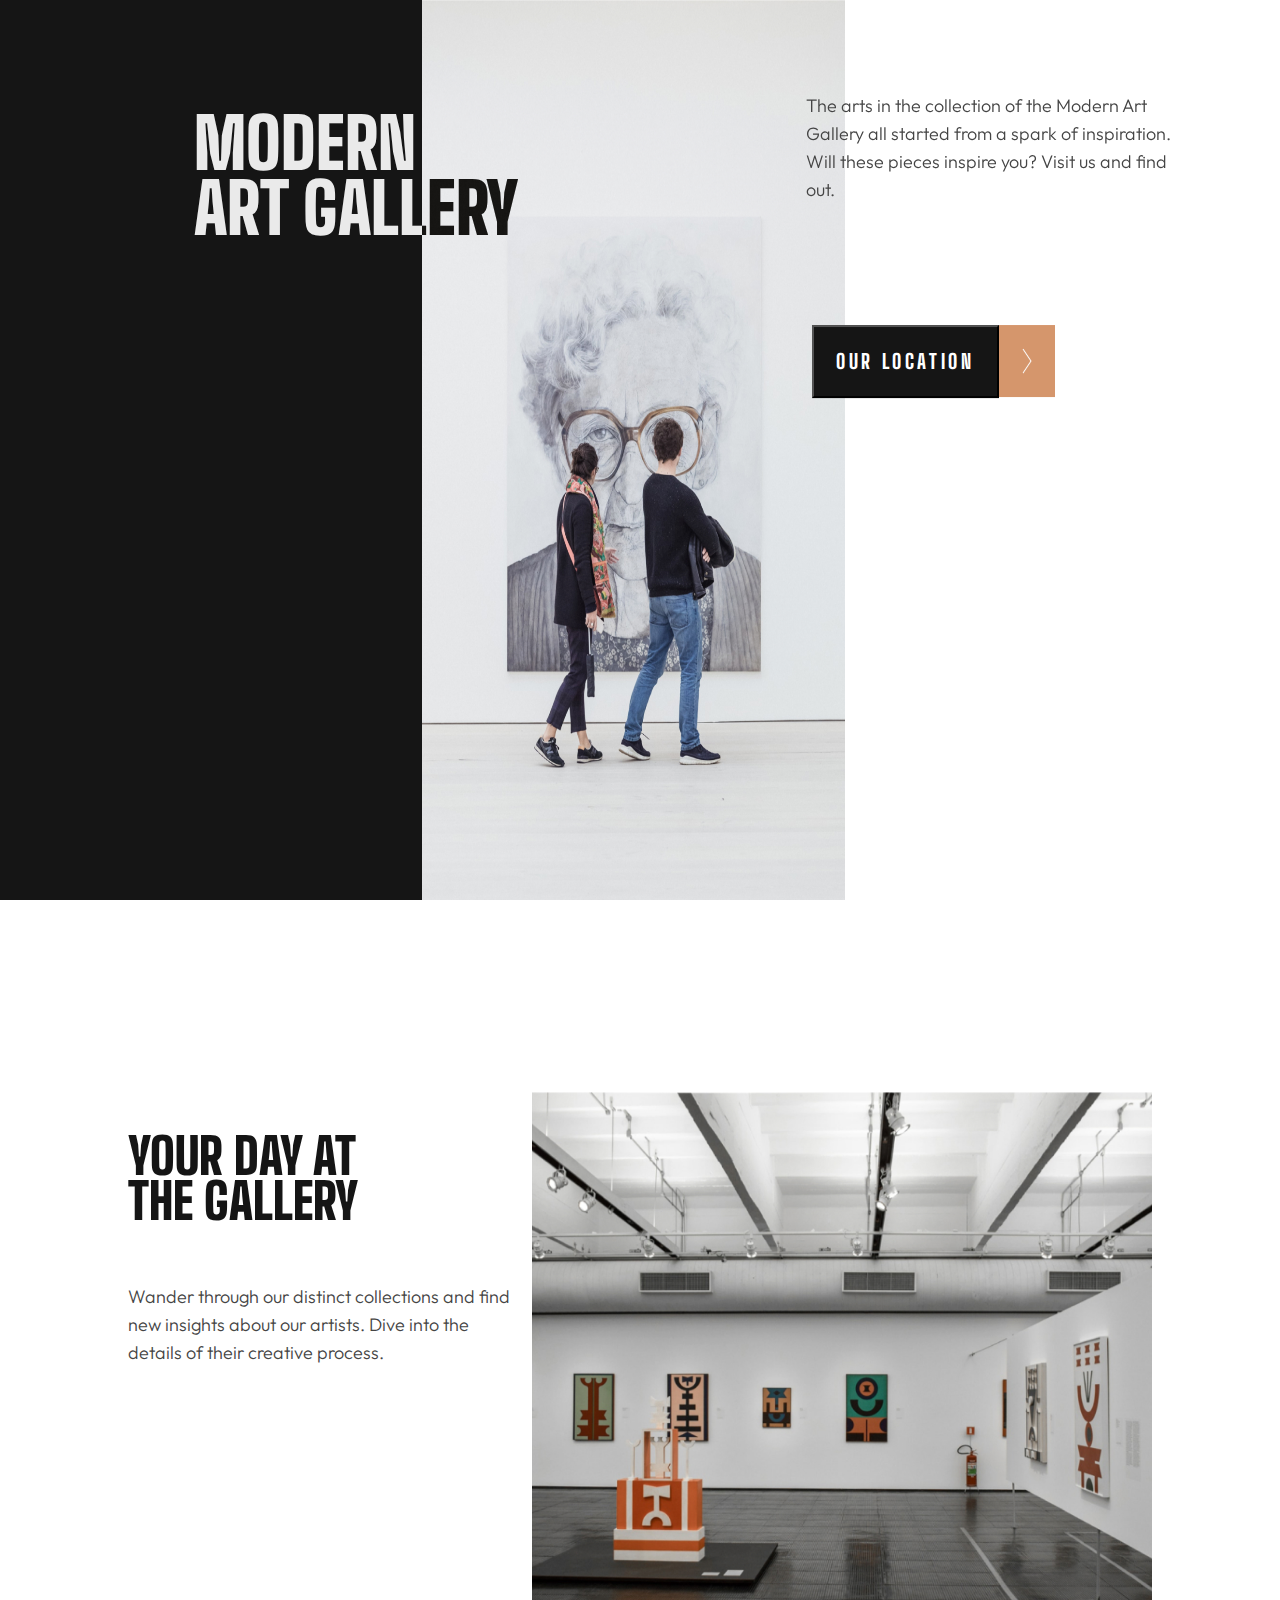
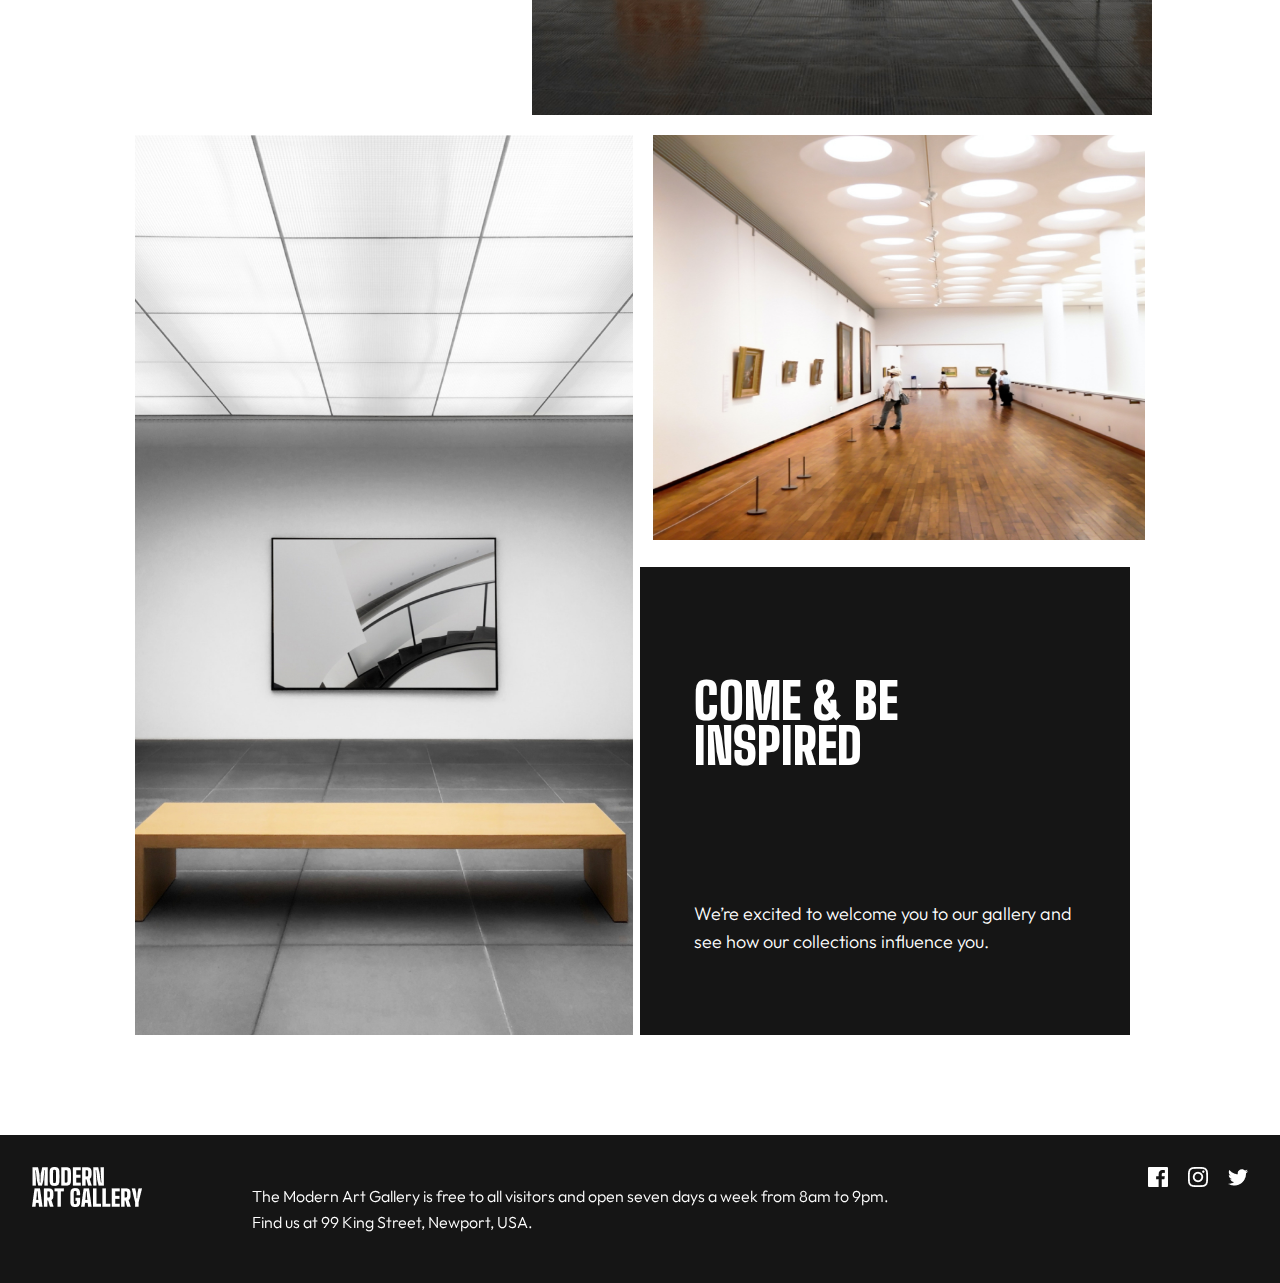
<file: index.html>
<!DOCTYPE html>
<html lang="en">
  <head>
    <meta charset="UTF-8" />
    <meta http-equiv="X-UA-Compatible" content="IE=edge" />
    <meta name="viewport" content="width=device-width, initial-scale=1.0" />
    <link rel="stylesheet" href="styles.css" />
    <title>Document</title>
  </head>
  <body>
    <div></div>
    <div class="art-gallery">
      <img class="back-fone" src="./imiges-tablet/Mask (4).png" alt="" />
      <img
        class="tablet-first"
        src="./imiges-tablet/Rectangle tablet 1.jpg"
        alt=""
      />
      <img class="mobile-first" src="./imiges-mobile/Rectangle mobile1.jpg" />
    </div>
    <nav>
      <div>
        <h1>
          <strong
            >MODERN <br />
            ART GALLERY</strong
          >
        </h1>
        <p class="info">
          The arts in the collection of the Modern Art Gallery all started from
          a spark of inspiration. Will these pieces inspire you? Visit us and
          find out.
        </p>
      </div>
      <div class="location">
        <button><a href="maps.html">OUR LOCATION</a></button>
        <img src="./logo/Group.png" alt="" />
      </div>
    </nav>

    <section>
      <div class="conteiner">
        <div class="gallery-news">
          <h2>Your Day at <br />the Gallery</h2>
          <p class="news">
            Wander through our distinct collections and find new insights about
            our artists. Dive into the details of their creative process.
          </p>
        </div>

        <img
          class="mobile-second"
          src="./imiges-mobile/Rectangle mobile 2.jpg"
          alt=""
        />

        <img
          class="mobile-third"
          src="./imiges-mobile/Rectangle mobile 3.jpg"
          alt=""
        />

        <img
          class="mobile-fourth"
          src="./imiges-mobile/Rectangle mobile 4.jpg"
          alt=""
        />
        <img
          class="tablet-second"
          src="./imiges-tablet/Rectangle tablet 2.jpg"
          alt=""
        />
        <img
          class="tablet-third"
          src="./imiges-tablet/Rectangle tablet 3.jpg"
          alt=""
        />
        <img
          class="tablet-fourth"
          src="./imiges-tablet/Rectangle tablet 4.jpg"
          alt=""
        />
        <img class="desktop-second" src="./desktop/Rectangle 2.jpg" alt="" />
        <img class="desktop-third" src="./desktop/Rectangle  3.jpg" alt="" />
        <img class="desktop-fourth" src="./desktop/Rectangle  4.png" alt="" />
        <div class="gallery-text">
          <h3>
            COME & BE <br />
            INSPIRED
          </h3>
          <p class="text">
            We’re excited to welcome you to our gallery and see how our
            collections influence you.
          </p>
        </div>
      </div>
    </section>
    <footer>
      <div>
        <img class="logo" src="./logo/MODERNARTGALLERY.png" alt="logo" />
      </div>
      <p class="open-days">
        The Modern Art Gallery is free to all visitors and open seven days a
        week from 8am to 9pm. Find us at 99 King Street, Newport, USA.
      </p>
      <div><img class="app-logo" src="./logo/Group 9.png" alt="" /></div>
    </footer>
  </body>
</html>
</file>
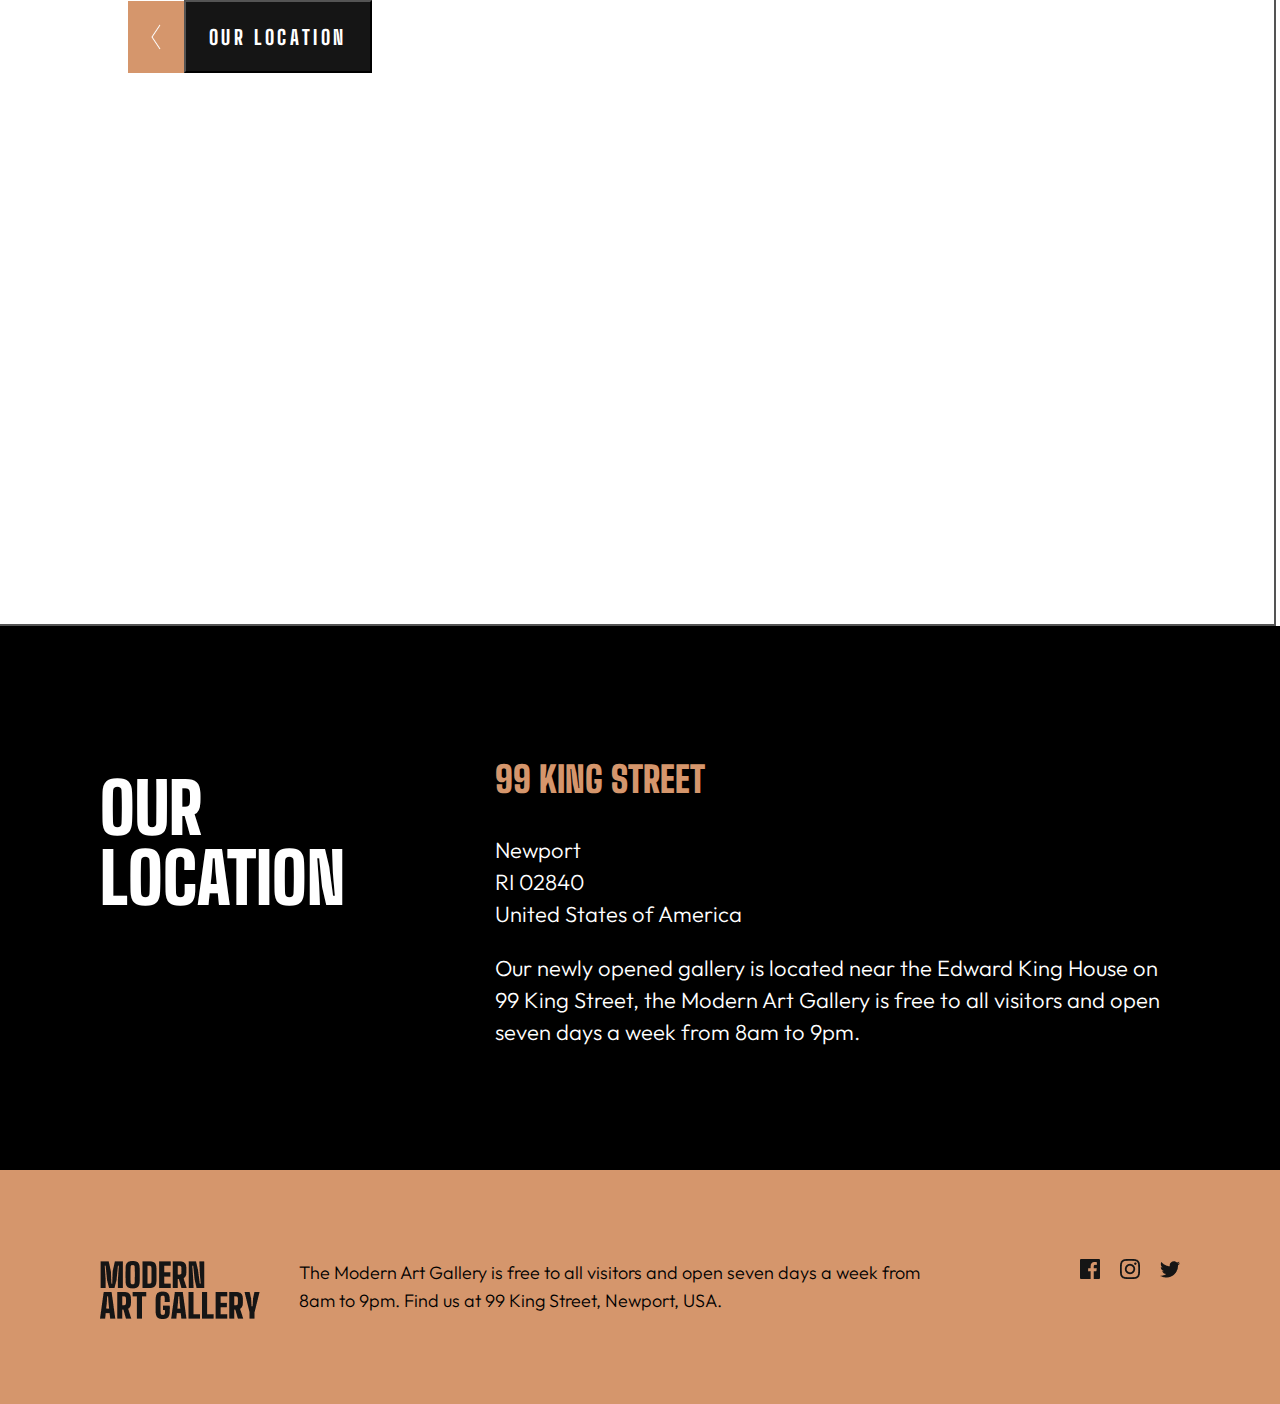
<file: maps.html>
<!DOCTYPE html>
<html lang="en">
  <head>
    <meta charset="UTF-8" />
    <meta http-equiv="X-UA-Compatible" content="IE=edge" />
    <meta name="viewport" content="width=device-width, initial-scale=1.0" />
    <link rel="stylesheet" href="style.css" />
    <title>Maps</title>
  </head>
  <body>
    <nav>
      <div class="location">
        <img src="./map-img/Group (1).png" alt="" />
        <button><a href="index.html">OUR LOCATION</a></button>
      </div>
      <iframe
        class="maps"
        src="https://www.google.com/maps/embed?pb=!1m10!1m8!1m3!1d47823.193122215445!2d-71.3264046!3d41.483693!3m2!1i1024!2i768!4f13.1!5e0!3m2!1sen!2sus!4v1676594966881!5m2!1sen!2sus"
        allowfullscreen=""
        loading="lazy"
        referrerpolicy="no-referrer-when-downgrade"
      ></iframe>
    </nav>

    <div class="info">
      <h1>OUR LOCATION</h1>

      <div class="info-text">
        <h3>99 King Street</h3>

        <p class="text">
          Newport <br />
          RI 02840 <br />
          United States of America
        </p>
        <p class="text">
          Our newly opened gallery is located near the Edward King House on 99
          King Street, the Modern Art Gallery is free to all visitors and open
          seven days a week from 8am to 9pm.
        </p>
      </div>
    </div>

    <footer>
      <div>
        <img class="logo" src="./map-img/MODERNARTGALLERY.png" alt="logo" />
      </div>
      <p class="open-days">
        The Modern Art Gallery is free to all visitors and open seven days a
        week from 8am to 9pm. Find us at 99 King Street, Newport, USA.
      </p>
      <div>
        <img class="app-logo" src="./map-img/fb inst twit.png" alt="" />
      </div>
    </footer>
  </body>
</html>
</file>
<file: styles.css>
@import url("https://fonts.googleapis.com/css2?family=Big+Shoulders+Display:wght@300;400;600;700&display=swap");
@import url("https://fonts.googleapis.com/css2?family=Outfit:wght@300;400&display=swap");

* {
  font-style: normal;

  box-sizing: border-box;
}
body {
  background: #fff;
  margin: 0;
  padding: 0;
  overflow-x: hidden;
}

.mobile-first {
  max-width: 100%;
}
.tablet-first {
  display: none;
}
.back-fone {
  display: none;
}
nav {
  display: flex;
  flex-direction: column;
  align-items: start;
  justify-content: space-between;
  padding: 5%;
}
h1 {
  font-family: "Big Shoulders Display", sans-serif;

  font-style: normal;
  font-weight: 900;
  font-size: 60px;
  line-height: 55px;
  text-transform: uppercase;
}
.info {
  font-family: "Outfit", sans-serif;
  color: #444444;
  font-style: normal;
  font-weight: 300;
  font-size: 18px;
  line-height: 28px;
}
.location {
  display: flex;
  flex-direction: row;
  align-items: center;
  justify-content: center;
  padding-bottom: 70px;
}
button {
  font-family: "Big Shoulders Display";
  font-style: normal;
  font-weight: 800;
  font-size: 20px;
  line-height: 24px;
  letter-spacing: 3.63636px;
  background: #151515;
  color: #fff;
  padding: 22.5px;
}
a {
  color: #fff;
  text-decoration: none;
}
.conteiner {
  position: relative;
  display: flex;
  flex-direction: column;
  justify-content: space-between;
  align-items: center;
}
.conteiner :nth-child(1) {
  order: var(mobile-second);
}
.conteiner {
  display: flex;
}
.mobile-second {
  order: -1;
}

.gallery-news {
  display: flex;
  flex-direction: column;

  align-items: start;
  width: 90%;
  background-color: #fff;
  margin-bottom: 16px;
}
h2 {
  font-family: "Big Shoulders Display", sans-serif;
  color: #151515;
  font-style: normal;
  font-weight: 900;
  font-size: 50px;
  line-height: 45px;
  text-transform: uppercase;
}
.news {
  font-family: "Outfit", sans-serif;
  color: #444444;
  font-style: normal;
  font-weight: 300;
  font-size: 18px;
  line-height: 28px;
}

.mobile-second {
  max-width: 90%;
}
.mobile-third {
  max-width: 90%;
  padding-bottom: 16px;
}
.mobile-fourth {
  max-width: 90%;
  padding-bottom: 16px;
}
.tablet-second {
  display: none;
}
.tablet-third {
  display: none;
}
.tablet-fourth {
  display: none;
}
.desktop-second {
  display: none;
}
.desktop-third {
  display: none;
}
.desktop-fourth {
  display: none;
}
.gallery-text {
  background: #151515;
  max-width: 90%;
  display: flex;
  flex-direction: column;
  align-items: center;
  justify-content: space-between;
  padding-bottom: 16px;
}
h3 {
  font-family: "Big Shoulders Display", sans-serif;
  color: #ffffff;
  font-style: normal;
  font-weight: 900;
  font-size: 50px;
  line-height: 45px;
  text-transform: uppercase;
  padding-right: 24px;
  padding-left: 24px;
}
.text {
  font-family: "Outfit", sans-serif;
  color: #ffffff;
  font-style: normal;
  font-weight: 300;
  font-size: 18px;
  line-height: 28px;
  padding-right: 24px;
  padding-left: 24px;
}

footer {
  background: #151515;
  width: 100%;
  display: flex;
  flex-direction: column;
  justify-content: space-between;
  align-items: start;
  padding: 32px;
  margin-top: 100px;
}

.open-days {
  font-family: "Outfit", sans-serif;
  color: #ffffff;
  font-style: normal;
  font-weight: 300;
  font-size: 16px;
  line-height: 26px;
}
/*///////////////////////////////////////////////////////////////////////////////////////////////////

                                            @media (min-width: 720px) 

//////////////////////////////////////////////////////////////////////////////////////////////////////
*/
@media (min-width: 720px) {
  .mobile-first {
    display: none;
  }
  .tablet-first {
    display: block;
    width: 60%;
    height: 100vh;
    position: relative;
  }
  .back-fone {
    display: none;
  }
  nav {
    position: absolute;
    top: 0;
    right: 0;
    display: flex;
    flex-direction: column;
    align-items: start;
    justify-content: space-evenly;
    width: 50%;
  }
  h1 {
    font-size: 70px;
    line-height: 65px;
  }
  .conteiner {
    padding-top: 15%;
    display: flex;
    flex-direction: row;
    flex-wrap: wrap;
    justify-content: center;
    align-items: flex-start;
  }

  .mobile-second {
    display: none;
  }

  .gallery-news {
    max-width: 30%;
  }
  .mobile-third {
    display: none;
  }
  .mobile-fourth {
    display: none;
  }
  .tablet-second {
    display: block;
    max-width: 50%;
    margin-bottom: 20px;
    padding-left: 20px;
  }
  .tablet-third {
    display: block;
    max-width: 40%;
    height: 100vh;
  }
  .tablet-fourth {
    display: block;
    width: 40%;
    padding-left: 20px;
    height: 45vh;
  }
  .desktop-second {
    display: none;
  }
  .desktop-third {
    display: none;
  }
  .desktop-fourth {
    display: none;
  }

  .gallery-text {
    max-width: 37.3%;
    position: absolute;
    bottom: 0;
    left: 52.5%;
    height: 50vh;
  }

  footer {
    display: flex;
    flex-direction: row;
    justify-content: space-around;
    align-items: flex-start;
  }
  .open-days {
    padding-left: 9%;
    padding-right: 19%;
  }
}
/*///////////////////////////////////////////////////////////////////////////////////////////////////

                                            @media (min-width: 1024px) 

//////////////////////////////////////////////////////////////////////////////////////////////////////
*/
@media (min-width: 1024px) {
  .back-fone {
    width: 33%;
    display: block;
    height: 100vh;
  }
  .art-gallery {
    display: flex;
    flex-direction: row;
    justify-content: start;
  }
  .tablet-first {
    width: 33%;
  }
  h1 {
    position: relative;
    transform: translateX(-99.7%);
    text-transform: uppercase;
    color: rgb(255, 255, 255);
    mix-blend-mode: difference;
  }
  .info {
    position: relative;
    transform: translateY(-175%);
    width: 75%;
    left: 20%;
  }
  .location {
    position: relative;
    transform: translateY(-65%);
    left: 21%;
  }

  .tablet-second {
    display: block;
  }
  .tablet-third {
    display: block;
  }
  .tablet-fourth {
    display: block;
  }
  .desktop-second {
    display: none;
  }
  .desktop-third {
    display: none;
  }
  .desktop-fourth {
    display: none;
  }
  .gallery-text {
    max-width: 38.3%;
    position: absolute;
    bottom: 0;
    left: 50%;
    height: 52vh;
    padding: 30px;
    flex-direction: column;
    align-items: start;
    justify-content: space-around;
  }
}
/*///////////////////////////////////////////////////////////////////////////////////////////////////

                                            @media (min-width: 1439px) 

//////////////////////////////////////////////////////////////////////////////////////////////////////
*/
@media (min-width: 1439px) {
  h1 {
    font-size: 96px;
    line-height: 88px;
    transform: translateX(-99%);
  }

  .conteiner {
    padding-top: 15%;
    display: flex;
    flex-direction: row;
    flex-wrap: wrap;
    justify-content: center;
    align-items: flex-start;
  }
  .gallery-news {
    padding: 30px;
    max-width: 36%;
  }
  h2 {
    font-size: 60px;
    line-height: 60px;
  }
  .news {
    font-size: 22px;
    line-height: 32px;
  }
  .tablet-second {
    display: none;
  }
  .tablet-third {
    display: none;
  }
  .tablet-fourth {
    display: none;
  }
  .desktop-second {
    display: block;
    max-width: 40%;
    transform: translateY(64px);
    padding-right: 27px;
  }
  .desktop-third {
    display: block;
    max-width: 40%;
  }
  .desktop-fourth {
    display: block;
    margin-left: 20px;
    max-width: 40%;
  }
  .gallery-text {
    height: 40vh;
    left: 55.2%;
    max-width: 31%;
  }

  footer {
    padding: 70px;
  }
  .logo {
    padding-left: 130px;
  }
  .open-days {
    padding-right: 25%;
  }
  .app-logo {
    padding-right: 130px;
  }
}
</file>
<file: style.css>
@import url("https://fonts.googleapis.com/css2?family=Big+Shoulders+Display:wght@300;400;600;700&display=swap");
@import url("https://fonts.googleapis.com/css2?family=Outfit:wght@300;400&display=swap");
* {
  font-style: normal;

  box-sizing: border-box;
}
body {
  background: #fff;
  margin: 0;
  padding: 0;
  overflow-x: hidden;
}

.maps {
  width: 100%;
  height: 574px;
  padding: 0;
  margin: -4px;
  border-color: #000000;
  filter: grayscale(100%);
  z-index: 1;
}

.info {
  background-color: #000000;
  display: flex;
  flex-direction: column;
  padding: 16px;
}

h1 {
  font-family: "Big Shoulders Display";
  font-style: normal;
  font-weight: 900;
  font-size: 50px;
  line-height: 45px;
  color: #ffffff;
}

.text {
  font-family: "Outfit";
  font-style: normal;
  font-weight: 300;
  font-size: 18px;
  line-height: 28px;
  color: #fff;
}

h3 {
  font-family: "Big Shoulders Display", sans-serif;
  font-style: normal;
  font-weight: 900;
  font-size: 32px;
  line-height: 32px;
  text-transform: uppercase;
  color: #d5966c;
}

.location {
  position: absolute;
  display: flex;
  flex-direction: row;
  align-items: center;
  justify-content: center;
  z-index: 2;
}

button {
  font-family: "Big Shoulders Display";
  font-style: normal;
  font-weight: 800;
  font-size: 20px;
  line-height: 24px;
  letter-spacing: 3.63636px;
  background: #151515;
  color: #fff;
  padding: 22.5px;
}
a {
  color: #fff;
  text-decoration: none;
}

footer {
  background: #d5966c;
  width: 100%;
  height: 100%;
  display: flex;
  flex-direction: column;
  justify-content: space-between;
  align-items: start;
  padding: 32px;
}

.open-days {
  font-family: "Outfit", sans-serif;
  color: #000000;
  font-style: normal;
  font-weight: 300;
  font-size: 16px;
  line-height: 26px;
}

/*///////////////////////////////////////////////////////////////////////////////////////////////////

                                            @media (min-width: 720px) 

//////////////////////////////////////////////////////////////////////////////////////////////////////
*/

@media (min-width: 720px) {
  .maps {
    height: 600px;
  }
  .info {
    display: flex;
    flex-direction: row;
    padding: 39px;
  }
  .info-text {
    padding-left: 68px;
  }
  .location {
    padding-left: 5%;
  }

  footer {
    display: flex;
    flex-direction: row;
    justify-content: space-around;
    align-items: baseline;
  }
  .open-days {
    padding: 39px;
  }
  .logo {
    transform: translateY(40px);
  }
  .open-days {
    padding-right: 100px;
  }
}
/*///////////////////////////////////////////////////////////////////////////////////////////////////

                                            @media (min-width: 1024px) 

//////////////////////////////////////////////////////////////////////////////////////////////////////
*/
@media (min-width: 1024px) {
  .maps {
    height: 630px;
  }
  .location {
    padding-left: 10%;
  }
  .info {
    padding: 100px;
  }
  .info-text {
    padding-left: 150px;
  }
  h1 {
    font-size: 70px;
    line-height: 70px;
  }
  h3 {
    font-size: 36px;
    line-height: 36px;
  }
  .text {
    font-size: 22px;
    line-height: 32px;
  }
  footer {
    padding-left: 100px;
    padding-right: 100px;
  }
  .open-days {
    padding-right: 150px;
    font-size: 18px;
    line-height: 28px;
  }
}
/*///////////////////////////////////////////////////////////////////////////////////////////////////

                                            @media (min-width: 1439px) 

//////////////////////////////////////////////////////////////////////////////////////////////////////
*/
@media (min-width: 1439px) {
  .maps {
    height: 668px;
  }
  .info {
    padding: 165px;
  }

  .open-days {
    padding-right: 25%;
    padding-left: 14%;
  }
  .info-text {
    padding-left: 30%;
  }
  footer {
    padding-left: 165px;
    padding-right: 165px;
  }
}
</file>
